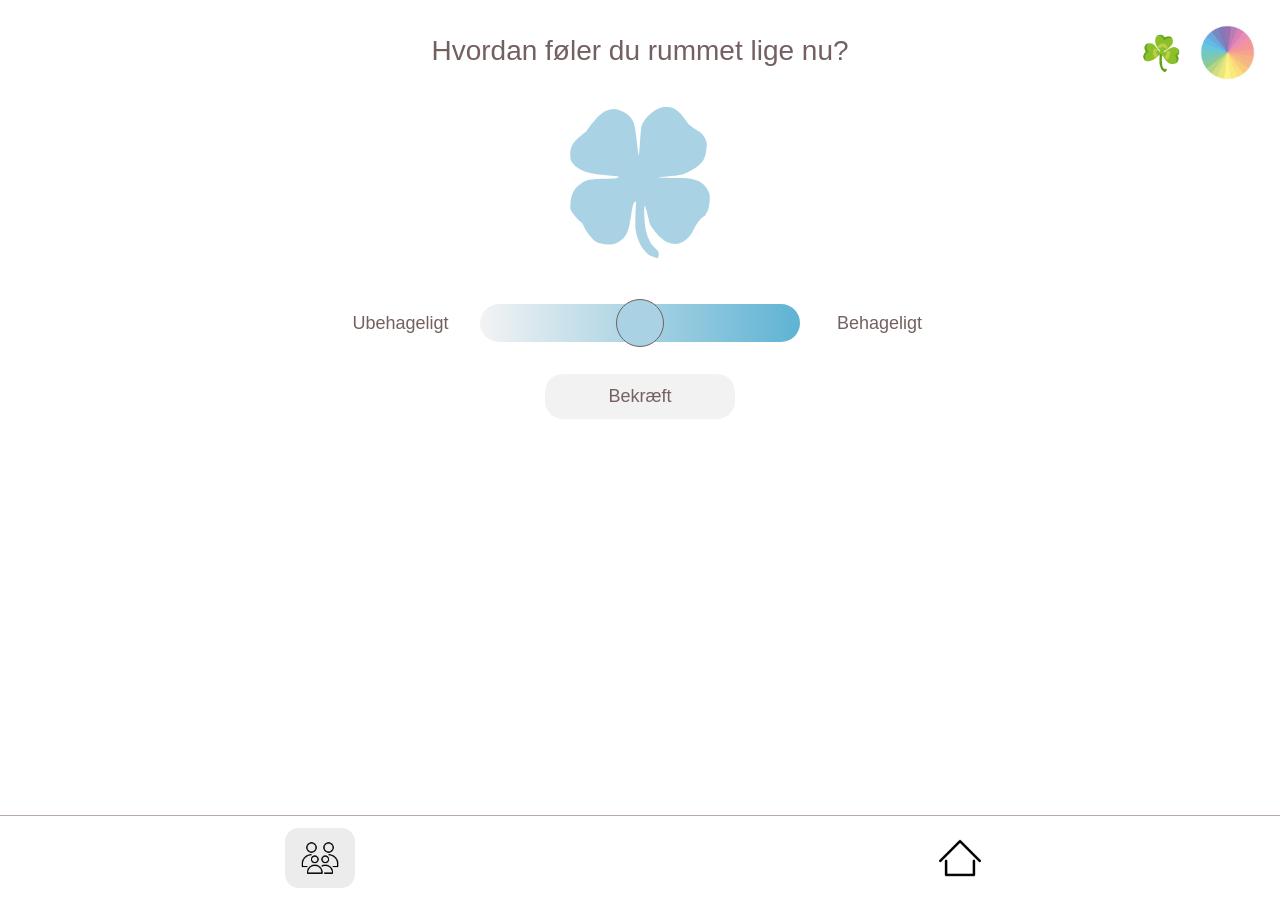
<file: index.html>
<!DOCTYPE html>
<html lang="da">
<head>
    <meta charset="UTF-8">
    <meta name="viewport" content="width=device-width, initial-scale=1.0">
    <title>Forside</title>
    <link rel="stylesheet" href="forside.css">

</head>

<body>

    <main class="app">

        <!-- Knapper oppe i højre hjørne -->
        <div class="top-knapper">

            <!-- Emoji-knap + emoji-panel -->
            <div class="emoji-wrapper">

                <button class="emoji-knap" id="emojiKnap">
                    <span id="valgtEmoji">☘️</span>
                </button>

                <div class="emoji-panel" id="emojiPanel">
                    <button data-emoji="☘️">☘️</button>
                    <button data-emoji="👍">👍</button>
                    <button data-emoji="👎">👎</button>
                    <button data-emoji="❤️">❤️</button>
                    <button data-emoji="👏">👏</button>

                    <button data-emoji="😄">😄</button>
                    <button data-emoji="😟">😟</button>
                    <button data-emoji="😮">😮</button>
                    <button data-emoji="🤔">🤔</button>
                    <button data-emoji="😴">😴</button>

                    <button data-emoji="🔥">🔥</button>
                    <button data-emoji="⭐">⭐</button>
                    <button data-emoji="🌈">🌈</button>
                    <button data-emoji="💡">💡</button>
                    <button data-emoji="🌿">🌿</button>
                </div>

            </div>

            <!-- Farveknap -->
            <label class="farve-knap" for="farveVaelger">
            <img src="farvehjul.png" alt="Vælg farve">
            </label>

            <input type="color" id="farveVaelger" value="#5eb3d4">

        </div>

        <h1>Hvordan føler du rummet lige nu?</h1>

        <!-- Kløver -->
        <div class="klover-wrapper">
            <div class="klover" id="klover"></div>
        </div>

        <!-- Slider -->
        <section class="slider-omraade">
            <p>Ubehageligt</p>

            <input 
                type="range" 
                min="0" 
                max="100" 
                value="50" 
                class="slider" 
                id="rumSlider"
            >

            <p>Behageligt</p>
        </section>

        <!-- Bekræft-knap -->
        <a href="#popup" class="bekraeft-knap">Bekræft</a>

        <!-- Popup -->
        <div id="popup" class="popup-overlay">
            <div class="popup-box">

                <a href="#" class="luk-knap">&times;</a>

                <p id="popupLinje1">Tak for din feedback</p>
                <p id="popupLinje2">Det er modtaget</p>
                <p id="popupLinje3">God dag</p>

            </div>
        </div>

        <!-- Menu nederst -->
      <nav class="menu">

    <a href="index.html" class="menu-knap active">
        <img src="people.png" alt="Familie">
    </a>

    <a href="huset.html" class="menu-knap">
        <img src="home.png" alt="Hjem">
    </a>

</nav>

    </main>

    <script src="forside.js"></script>

</body>
</html>
</file>
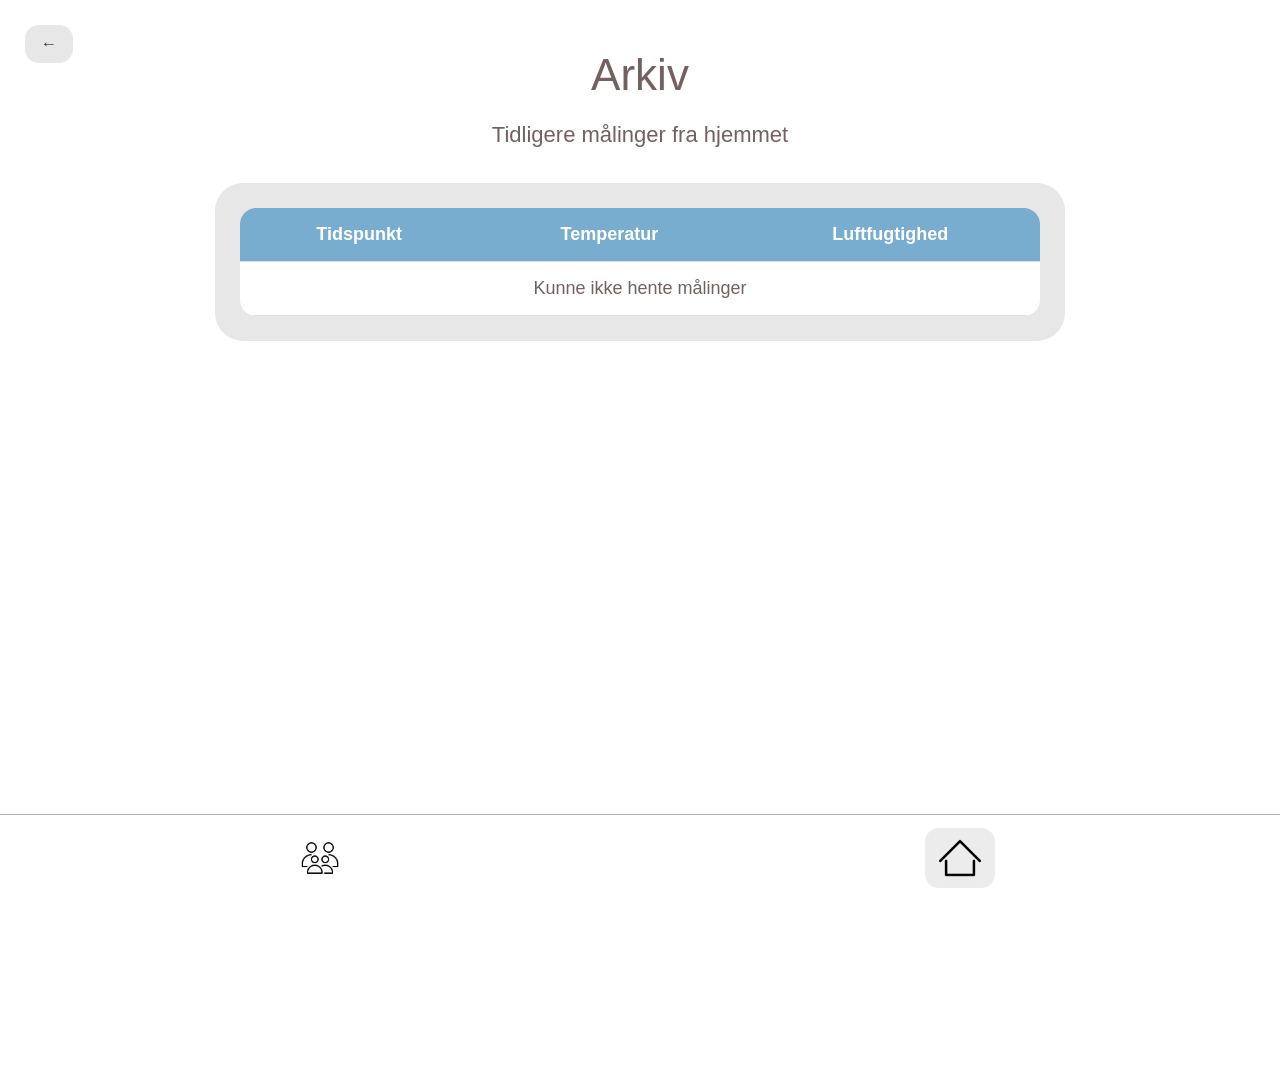
<file: arkiv.html>
<!DOCTYPE html>
<html lang="da">
<head>
    <meta charset="UTF-8">
    <meta name="viewport" content="width=device-width, initial-scale=1.0">
    <title>Arkiv</title>
    <link rel="stylesheet" href="arkiv.css">
</head>

<body>

<main class="app">
   <a href="huset.html" class="tilbage-knap">
    ←
</a>

    <h1>Arkiv</h1>
    <p class="undertekst">Tidligere målinger fra hjemmet</p>

    <section class="arkiv-boks">
        <table>
            <thead>
                <tr>
                    <th>Tidspunkt</th>
                    <th>Temperatur</th>
                    <th>Luftfugtighed</th>
                </tr>
            </thead>

            <tbody id="tbody">
                <tr>
                    <td colspan="3">Henter data...</td>
                </tr>
            </tbody>
        </table>
    </section>

   <nav class="menu">
    <a href="index.html" class="menu-knap">
        <img src="people.png" alt="Familie">
    </a>

    <a href="huset.html" class="menu-knap active">
        <img src="home.png" alt="Hjem">
    </a>
</nav>

</main>

<script src="arkiv.js"></script>

</body>
</html>
</file>
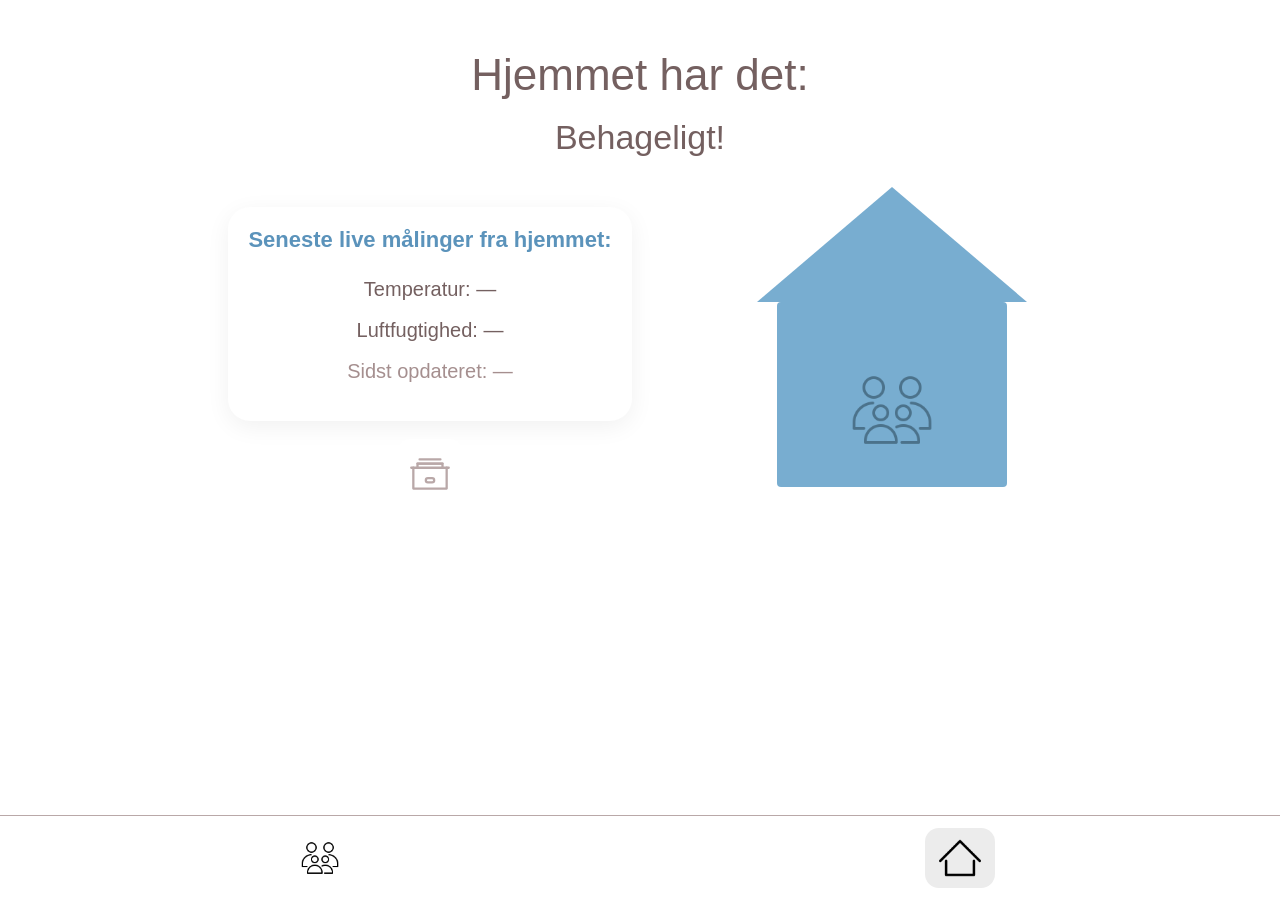
<file: huset.html>
<!DOCTYPE html>
<html lang="da">
<head>
    <meta charset="UTF-8">
    <meta name="viewport" content="width=device-width, initial-scale=1.0">
    <title>Huset</title>
    <link rel="stylesheet" href="huset.css">
</head>



<body>

    <main class="app">

        <h1>Hjemmet har det:</h1>
        <p class="status">Behageligt!</p>

   <section class="hus-side">

    <div class="maalinger-omraade">
        <div class="maalinger-boks">
             
            <h2>Seneste live målinger fra hjemmet:</h2>
            <p>Temperatur: <span id="temperature_c">—</span></p>
            <p>Luftfugtighed: <span id="humidity_pct">—</span></p>
           
            <p id="opdateret" class="opdateret-tekst">Sidst opdateret: —</p>
        </div>

  <a href="arkiv.html" class="arkiv-ikon-knap">
    <svg viewBox="0 0 24 24" class="ikon">
        <path d="M3 9h18"></path>
        <path d="M4 9v10h16V9"></path>
        <path d="M6 9V7h12v2"></path>
        <path d="M6 7h12"></path>
        <path d="M7 5h10"></path>
        <rect x="10" y="14" width="4" height="2" rx="1"></rect>
    </svg>
</a>
    </div>

    <div class="hus-illustration">
        <div class="stor-hus">
            <img src="people.png" alt="Familie" class="familie-i-hus">
        </div>
    </div>

</section>

        <!-- Menu nederst -->
        <nav class="menu">
    <a href="index.html" class="menu-knap">
        <img src="people.png" alt="Familie">
    </a>

    <a href="huset.html" class="menu-knap active">
       <img src="home.png" alt="Hjem">
    </a>
</nav>

    </main>
<script src="huset.js"></script>
</body>
</html>
</file>
<file: forside.css>
* {
    box-sizing: border-box;
}

:root {
    --valgt-farve: #5eb3d4;
    --tekst-farve: #746060;
    --kant-farve: #b9a8a8;
}

body {
    margin: 0;
    font-family: Arial, Helvetica, sans-serif;
    color: var(--tekst-farve);
    background-color: white;
    overflow-x: hidden;
}

.app {
    min-height: 100vh;
    position: relative;
    padding: 35px 20px 140px 20px;
    text-align: center;
    background-color: white;
}

h1 {
    font-size: 28px;
    font-weight: normal;
    text-align: center;
    margin: 0 0 30px 0;
}

/* TOP-KNAPPER */

.top-knapper {
    position: absolute;
    top: 25px;
    right: 25px;
    display: flex;
    align-items: center;
    gap: 12px;
    z-index: 200;
}

.emoji-wrapper {
    position: relative;
}

.emoji-knap {
    width: 55px;
    height: 55px;
    border: none;
    border-radius: 50%;
    background: none;
    font-size: 34px;
    display: flex;
    justify-content: center;
    align-items: center;
    cursor: pointer;
}

.farve-knap {
    width: 55px;
    height: 55px;
    border: none;
    background: none;
    padding: 0;
    cursor: pointer;
}

.farve-knap img {
    width: 55px;
    height: 55px;
    object-fit: contain;
}

#farveVaelger {
    opacity: 0;
    width: 0;
    height: 0;
    position: absolute;
}

/* EMOJI-PANEL */

.emoji-panel {
    display: none;
    position: absolute;
    top: 80px;
    right: 0;
    width: 430px;
    background-color: #f4f4f4;
    border-radius: 25px;
    padding: 35px;
    grid-template-columns: repeat(5, 60px);
    gap: 25px;
    justify-content: center;
    z-index: 300;
}

.emoji-panel.vis {
    display: grid;
}

.emoji-panel::after {
    content: "";
    position: absolute;
    top: -22px;
    right: 16px;
    width: 0;
    height: 0;
    border-left: 12px solid transparent;
    border-right: 12px solid transparent;
    border-bottom: 23px solid #f4f4f4;
}

.emoji-panel button {
    border: none;
    background-color: white;
    border-radius: 14px;
    font-size: 34px;
    width: 60px;
    height: 60px;
    cursor: pointer;
}

.emoji-panel button:hover {
    background-color: #e6e6e6;
}

/* KLØVER */

.klover-wrapper {
    position: relative;
    width: 140px;
    height: 170px;
    margin: 0 auto 35px auto;
}

.klover {
    width: 100%;
    height: 100%;
    background-color: #f3f3f3;
    -webkit-mask-image: url("klover.svg");
    mask-image: url("klover.svg");
    -webkit-mask-repeat: no-repeat;
    mask-repeat: no-repeat;
    -webkit-mask-position: center;
    mask-position: center;
    -webkit-mask-size: contain;
    mask-size: contain;
}

/* SLIDER */

.slider-omraade {
    display: flex;
    justify-content: center;
    align-items: center;
    gap: 25px;
    margin-bottom: 30px;
    flex-wrap: nowrap;
}

.slider-omraade p {
    font-size: 18px;
    margin: 0;
    min-width: 105px;
    text-align: center;
}

.slider {
    --thumb-color: #f3f3f3;
    width: 320px;
    height: 38px;
    appearance: none;
    border-radius: 25px;
    background: linear-gradient(to right, #f3f3f3, var(--valgt-farve));
    cursor: pointer;
}

.slider::-webkit-slider-thumb {
    appearance: none;
    width: 48px;
    height: 48px;
    border-radius: 50%;
    border: 1.5px solid var(--tekst-farve);
    background-color: var(--thumb-color);
    cursor: pointer;
}

.slider::-moz-range-thumb {
    width: 48px;
    height: 48px;
    border-radius: 50%;
    border: 1.5px solid var(--tekst-farve);
    background-color: var(--thumb-color);
    cursor: pointer;
}

/* BEKRÆFT-KNAP */

.bekraeft-knap {
    display: block;
    width: 190px;
    margin: 30px auto 0 auto;
    padding: 12px 0;
    border-radius: 18px;
    text-decoration: none;
    color: var(--tekst-farve);
    background-color: #f2f2f2;
    font-size: 18px;
    transition: 0.15s;
}

.bekraeft-knap:active {
    background-color: #dddddd;
    transform: scale(0.97);
}

/* POPUP */

.popup-overlay {
    display: none;
    position: fixed;
    inset: 0;
    background-color: rgba(242, 242, 242, 0.08);
    justify-content: center;
    align-items: center;
    z-index: 1000;
}

.popup-overlay:target {
    display: flex;
}

.popup-box {
    position: relative;
    width: 480px;
    max-width: 90%;
    background-color: #f4f4f4;
    border: 2px solid rgb(208, 217, 233);
    border-radius: 20px;
    padding: 40px 30px;
    text-align: center;
}

.popup-box p {
    font-size: 28px;
    margin: 25px 0;
    font-weight: normal;
}

.luk-knap {
    position: absolute;
    top: 18px;
    right: 22px;
    font-size: 42px;
    font-weight: 300;
    line-height: 1;
    text-decoration: none;
    color: color-mix(in srgb, var(--valgt-farve) 70%, black);
    transition: 0.15s;
}

.luk-knap:hover {
    color: color-mix(in srgb, var(--valgt-farve) 90%, black);
}

.luk-knap:active {
    transform: scale(0.9);
}

.popup-box.ubehageligt {
    background-color: #f3f3f3;
    border-color: #d6d6d6;
}

.popup-box.neutral {
    background-color: color-mix(in srgb, var(--valgt-farve) 18%, white);
    border-color: color-mix(in srgb, var(--valgt-farve) 45%, white);
}

.popup-box.behageligt {
    background-color: color-mix(in srgb, var(--valgt-farve) 32%, white);
    border-color: var(--valgt-farve);
}

/* MENU NEDERST */

.menu {
    position: fixed;
    bottom: 0;
    left: 0;
    width: 100%;
    height: 85px;
    background-color: white;
    border-top: 1px solid var(--kant-farve);
    display: flex;
    justify-content: space-around;
    align-items: center;
}

.menu-knap {
    width: 70px;
    height: 60px;
    display: flex;
    justify-content: center;
    align-items: center;
    background: none;
    border-radius: 14px;
    text-decoration: none;
}

.menu-knap img {
    width: 42px;
    height: 42px;
    object-fit: contain;
    display: block;
}

.menu-knap.active {
    background-color: #ececec;
}


/* MOBIL */

@media (max-width: 600px) {
    .app {
        padding-top: 70px;
    }

    h1 {
        font-size: 24px;
    }

    .top-knapper {
        top: 15px;
        right: 15px;
    }

    .emoji-knap,
    .farve-knap,
    .farve-knap img {
        width: 45px;
        height: 45px;
    }

    .emoji-panel {
        width: 330px;
        right: -220px;
        grid-template-columns: repeat(5, 50px);
        gap: 15px;
        padding: 25px;
    }

    .emoji-panel button {
        width: 50px;
        height: 50px;
        font-size: 28px;
    }

    .slider-omraade {
        flex-direction: row;
        gap: 10px;
    }

    .slider-omraade p {
        font-size: 14px;
        min-width: 75px;
    }

    .slider {
        width: 45vw;
        min-width: 150px;
    }
}

/* LIGGENDE TELEFON */

@media (max-height: 500px) and (orientation: landscape) {
    .app {
        padding: 20px 20px 90px;
    }

    h1 {
        font-size: 24px;
        margin-bottom: 15px;
    }

    .klover-wrapper {
        width: 90px;
        height: 105px;
        margin-bottom: 18px;
    }

    .slider {
        width: 280px;
        height: 32px;
    }

    .slider::-webkit-slider-thumb {
        width: 40px;
        height: 40px;
    }

    .slider::-moz-range-thumb {
        width: 40px;
        height: 40px;
    }

    .bekraeft-knap {
        margin-top: 20px;
    }

    .menu {
        height: 70px;
    }
}

#farveVaelger {
    position: absolute;
    top: 0;
    right: 0;
    width: 55px;
    height: 55px;
    opacity: 0;
    cursor: pointer;
    z-index: 250;
}

.farve-knap {
    display: flex;
    justify-content: center;
    align-items: center;
}

/* Mobil stående */
@media (max-width: 600px) {
    .app {
        padding: 95px 18px 120px;
        overflow-x: hidden;
    }

    .top-knapper {
        top: 28px;
        right: 22px;
        gap: 10px;
    }

    h1 {
        font-size: 26px;
        line-height: 1.2;
        max-width: 90%;
        margin: 0 auto 35px;
    }

    .klover-wrapper {
        width: 165px;
        height: 195px;
        margin-bottom: 45px;
    }

    .slider-omraade {
        display: grid;
        grid-template-columns: 1fr 220px 1fr;
        gap: 12px;
        align-items: center;
        width: 100%;
    }

    .slider-omraade p {
        font-size: 18px;
        min-width: 0;
        white-space: nowrap;
    }

    .slider {
        width: 220px;
    }

    .bekraeft-knap {
        width: 220px;
        font-size: 22px;
        margin-top: 35px;
    }

    .emoji-panel {
        position: fixed;
        top: 150px;
        left: 50%;
        right: auto;
        transform: translateX(-50%);
        width: min(90vw, 360px);
        grid-template-columns: repeat(5, 1fr);
        gap: 14px;
        padding: 22px;
        border-radius: 24px;
    }

    .emoji-panel::after {
        right: 52px;
    }

    .emoji-panel button {
        width: 55px;
        height: 55px;
        font-size: 30px;
    }
}

/* Telefon liggende */
@media (orientation: landscape) and (max-height: 500px) {
    .app {
        padding: 25px 30px 110px;
        overflow-x: hidden;
    }

    .top-knapper {
        top: 18px;
        right: 35px;
    }

    h1 {
        font-size: 26px;
        margin-bottom: 12px;
    }

    .klover-wrapper {
        width: 95px;
        height: 115px;
        margin-bottom: 18px;
    }

    .slider-omraade {
        display: grid;
        grid-template-columns: 130px 360px 130px;
        justify-content: center;
        gap: 20px;
    }

    .slider {
        width: 360px;
        height: 34px;
    }

    .slider::-webkit-slider-thumb {
        width: 42px;
        height: 42px;
    }

    .slider::-moz-range-thumb {
        width: 42px;
        height: 42px;
    }

    .bekraeft-knap {
        margin-top: 18px;
        width: 210px;
        padding: 10px 0;
    }

    .emoji-panel {
        position: fixed;
        top: 80px;
        left: 50%;
        right: auto;
        transform: translateX(-50%);
        width: 420px;
        grid-template-columns: repeat(5, 60px);
        gap: 18px;
        padding: 25px;
    }

    .menu {
        height: 65px;
    }

    .menu-knap {
        width: 62px;
        height: 54px;
    }
}
</file>
<file: arkiv.css>
body {
    margin: 0;
    font-family: Arial, sans-serif;
    background-color: white;
    color: #746060;
}

.app {
    min-height: 100vh;
    padding: 50px 20px 120px;
    text-align: center;
}

h1 {
    font-size: 44px;
    font-weight: normal;
    margin: 0;
}

.undertekst {
    font-size: 22px;
    margin-bottom: 35px;
}

.arkiv-boks {
    max-width: 800px;
    margin: 0 auto;
    background: #e7e7e7;
    border-radius: 28px;
    padding: 25px;
    overflow-x: auto;
}

table {
    width: 100%;
    border-collapse: collapse;
    background: white;
    border-radius: 16px;
    overflow: hidden;
}

th, td {
    padding: 16px;
    border-bottom: 1px solid #ddd;
    font-size: 18px;
}

th {
    background-color: #78add0;
    color: white;
}

.menu {
    position: fixed;
    bottom: 0;
    left: 0;
    width: 100%;
    height: 85px;
    background-color: white;
    border-top: 1px solid #b9a8a8;
    display: flex;
    justify-content: space-around;
    align-items: center;
}

.menu-knap {
    width: 70px;
    height: 60px;
    display: flex;
    justify-content: center;
    align-items: center;
    background: none;
    border-radius: 14px;
    text-decoration: none;
}

.menu-knap img {
    width: 42px;
    height: 42px;
    object-fit: contain;
    display: block;
}

.menu-knap.active {
    background-color: #ececec;
}

.tilbage-knap {
    position: absolute;
    top: 25px;
    left: 25px;

    background-color: #e7e7e7;
    padding: 10px 16px;

    border-radius: 14px;
    text-decoration: none;

    color: #333;
    font-size: 16px;

    transition: 0.15s;
}

.tilbage-knap:hover {
    background-color: #dcdcdc;
}

.tilbage-knap:active {
    transform: scale(0.95);
}

body {
    color: #746060;
    background-color: white;
    overflow-x: hidden;
}

.arkiv-boks {
    overflow-x: auto;
    -webkit-overflow-scrolling: touch;
}

table {
    min-width: 680px;
}

/* Mobil stående */
@media (max-width: 600px) {
    .app {
        padding: 55px 18px 120px;
        overflow-x: hidden;
    }

    h1 {
        font-size: 48px;
    }

    .undertekst {
        font-size: 24px;
        line-height: 1.2;
        margin-bottom: 35px;
    }

    .arkiv-boks {
        width: 100%;
        padding: 18px;
        border-radius: 26px;
    }

    th,
    td {
        font-size: 18px;
        padding: 18px 14px;
    }

    .tilbage-knap {
        top: 25px;
        left: 22px;
        width: 55px;
        height: 55px;
        display: flex;
        justify-content: center;
        align-items: center;
        padding: 0;
        font-size: 24px;
    }
}

/* Telefon liggende */
@media (orientation: landscape) and (max-height: 500px) {
    .app {
        padding: 18px 30px 80px;
    }

    h1 {
        font-size: 34px;
    }

    .undertekst {
        font-size: 20px;
        margin-bottom: 18px;
    }

    .arkiv-boks {
        max-width: 760px;
        padding: 16px;
    }

    th,
    td {
        font-size: 16px;
        padding: 13px;
    }

    .tilbage-knap {
        top: 18px;
        left: 22px;
    }

    .menu {
        height: 65px;
    }
}
</file>
<file: huset.css>
* {
    box-sizing: border-box;
}

body {
    margin: 0;
    font-family: Arial, sans-serif;
    background-color: white;
    color: #746060;
}

.app {
    min-height: 100vh;
    padding: 50px 20px 120px 20px;
    text-align: center;
    background-color: white;
}

h1 {
    margin: 0;
    font-size: 44px;
    font-weight: normal;
}

.status {
    margin: 18px 0 50px 0;
    font-size: 34px;
    font-weight: normal;
}

/* Layout på siden */
.hus-side {
    max-width: 1100px;
    margin: 0 auto;
    display: flex;
    justify-content: center;
    align-items: flex-start;
    gap: 100px;
    flex-wrap: wrap;
}

/* Måleboks + arkiv-ikon */
.maalinger-omraade {
    display: flex;
    flex-direction: column;
    align-items: center;
}

/* Boks til målinger */
.maalinger-boks {
    border: none;
    border-radius: 22px;
    padding: 20px;
    background: white;
    box-shadow: 0 6px 25px rgba(0, 0, 0, 0.06);
}

.maalinger-boks h2 {
    margin: 0 0 25px 0;
    font-size: 22px;
    color: #5b93bb;
    font-weight: bold;
}

.maalinger-boks p {
    margin: 0 0 18px 0;
    font-size: 20px;
}

/* Arkiv-ikon under boksen */
.arkiv-ikon-knap {
    display: flex;
    justify-content: center;
    align-items: center;

    width: 70px;
    height: 70px;
    margin-top: 18px;

    background-color: white;
    border-radius: 16px;
    text-decoration: none;
    transition: 0.15s;
}

.arkiv-ikon-knap:hover {
    background-color: #dcdcdc;
}

.arkiv-ikon-knap:active {
    transform: scale(0.96);
}

.arkiv-ikon-knap img {
    width: 42px;
    height: 42px;
    object-fit: contain;
    display: block;
}

/* Område med stort hus */
.hus-illustration {
    display: flex;
    justify-content: center;
    align-items: center;
    min-width: 320px;
}

/* Selve det store hus */
.stor-hus {
    position: relative;
    width: 230px;
    height: 185px;
    background-color: #78add0;
    margin-top: 95px;
    border-radius: 4px;
}

/* Taget */
.stor-hus::before {
    content: "";
    position: absolute;
    left: 50%;
    transform: translateX(-50%);
    top: -115px;
    width: 0;
    height: 0;
    border-left: 135px solid transparent;
    border-right: 135px solid transparent;
    border-bottom: 115px solid #78add0;
}

/* Familieikon inde i huset */
.familie-i-hus {
    position: absolute;
    left: 50%;
    bottom: 32px;
    transform: translateX(-50%);
    width: 90px;
    height: auto;
    object-fit: contain;
}

/* Menu nederst */
.menu {
    position: fixed;
    bottom: 0;
    left: 0;
    width: 100%;
    height: 85px;
    background-color: white;
    border-top: 1px solid #b9a8a8;
    display: flex;
    justify-content: space-around;
    align-items: center;
}

.menu-knap {
    width: 70px;
    height: 60px;
    display: flex;
    justify-content: center;
    align-items: center;
    background: none;
    border-radius: 14px;
    text-decoration: none;
}

.menu-knap img {
    width: 42px;
    height: 42px;
    object-fit: contain;
    display: block;
}

.menu-knap.active {
    background-color: #ececec;
}

/* Responsiv / mobil */
@media (max-width: 900px) {
    h1 {
        font-size: 34px;
    }

    .status {
        font-size: 26px;
    }

    .hus-side {
        gap: 50px;
    }

    .maalinger-boks {
        width: 100%;
        max-width: 360px;
    }

    .stor-hus {
        width: 190px;
        height: 150px;
        margin-top: 80px;
    }

    .stor-hus::before {
        top: -90px;
        border-left: 110px solid transparent;
        border-right: 110px solid transparent;
        border-bottom: 95px solid #78add0;
    }

    .familie-i-hus {
        width: 70px;
        bottom: 25px;
    }
}
   .opdateret-tekst {
    margin-top: 20px;
    font-size: 14px;
    color: #a58f8f;
}

.ikon {
    width: 50px;
    height: 50px;

    fill: none;
    stroke: #b9a8a8;
    stroke-width: 1.1; 
    stroke-linecap: round;
    stroke-linejoin: round;
}

.familie-i-hus {
    filter: brightness(0) saturate(100%) invert(38%) sepia(24%) saturate(600%) hue-rotate(160deg);
    opacity: 0.9;
}

/* Mobil stående */
@media (max-width: 600px) {
    .app {
        padding: 55px 20px 120px;
        overflow-x: hidden;
    }

    h1 {
        font-size: 38px;
        line-height: 1.1;
    }

    .status {
        font-size: 28px;
        margin: 14px 0 45px;
    }

    .hus-side {
        display: flex;
        flex-direction: column;
        align-items: center;
        gap: 35px;
    }

    .maalinger-boks {
        width: 100%;
        max-width: 360px;
        padding: 28px 30px;
    }

    .maalinger-boks h2 {
        font-size: 25px;
        line-height: 1.2;
    }

    .maalinger-boks p {
        font-size: 22px;
    }

    .stor-hus {
        width: 230px;
        height: 180px;
        margin-top: 95px;
    }

    .stor-hus::before {
        top: -105px;
        border-left: 125px solid transparent;
        border-right: 125px solid transparent;
        border-bottom: 105px solid #78add0;
    }
}

/* Telefon liggende */
@media (orientation: landscape) and (max-height: 500px) {
    .app {
        padding: 18px 25px 80px;
        overflow-x: hidden;
    }

    h1 {
        font-size: 28px;
        margin: 0;
    }

    .status {
        font-size: 21px;
        margin: 6px 0 18px;
    }

    .hus-side {
        display: grid;
        grid-template-columns: 360px 230px;
        justify-content: center;
        align-items: center;
        gap: 45px;
        max-width: 800px;
    }

    .maalinger-boks {
        width: 360px;
        padding: 24px 28px;
    }

    .maalinger-boks h2 {
        font-size: 20px;
        margin-bottom: 16px;
    }

    .maalinger-boks p {
        font-size: 17px;
        margin-bottom: 10px;
    }

    .opdateret-tekst {
        font-size: 13px;
    }

    .arkiv-ikon-knap {
        width: 50px;
        height: 50px;
        margin-top: 10px;
    }

    .ikon {
        width: 34px;
        height: 34px;
    }

    .stor-hus {
        width: 150px;
        height: 118px;
        margin-top: 70px;
    }

    .stor-hus::before {
        top: -72px;
        border-left: 88px solid transparent;
        border-right: 88px solid transparent;
        border-bottom: 72px solid #78add0;
    }

    .familie-i-hus {
        width: 55px;
        bottom: 22px;
    }

    .menu {
        height: 65px;
    }
}
/* LIGGENDE TELEFON - måleboks og hus ved siden af hinanden */
@media (orientation: landscape) and (max-height: 500px) {
    .app {
        padding: 16px 24px 75px;
        min-height: 100vh;
        overflow: hidden;
    }

    h1 {
        font-size: 26px;
        margin: 0;
    }

    .status {
        font-size: 20px;
        margin: 6px 0 14px;
    }

    .hus-side {
        display: grid;
        grid-template-columns: 300px 240px;
        justify-content: center;
        align-items: center;
        gap: 45px;
        max-width: 750px;
        margin: 0 auto;
        flex-wrap: nowrap;
    }

    .maalinger-omraade {
        width: 300px;
    }

    .maalinger-boks {
        width: 300px;
        padding: 18px 22px;
        border-radius: 22px;
    }

    .maalinger-boks h2 {
        font-size: 17px;
        margin-bottom: 14px;
    }

    .maalinger-boks p {
        font-size: 15px;
        margin-bottom: 10px;
    }

    .opdateret-tekst {
        font-size: 13px;
    }

    .arkiv-ikon-knap {
        width: 48px;
        height: 48px;
        margin-top: 10px;
    }

    .ikon {
        width: 32px;
        height: 32px;
    }

    .hus-illustration {
        min-width: 210px;
    }

    .stor-hus {
        width: 175px;
        height: 135px;
        margin-top: 70px;
    }

    .stor-hus::before {
        top: -75px;
        border-left: 92px solid transparent;
        border-right: 92px solid transparent;
        border-bottom: 75px solid #78add0;
    }

    .familie-i-hus {
        width: 55px;
        bottom: 22px;
    }

    .menu {
        height: 65px;
    }
}
</file>
